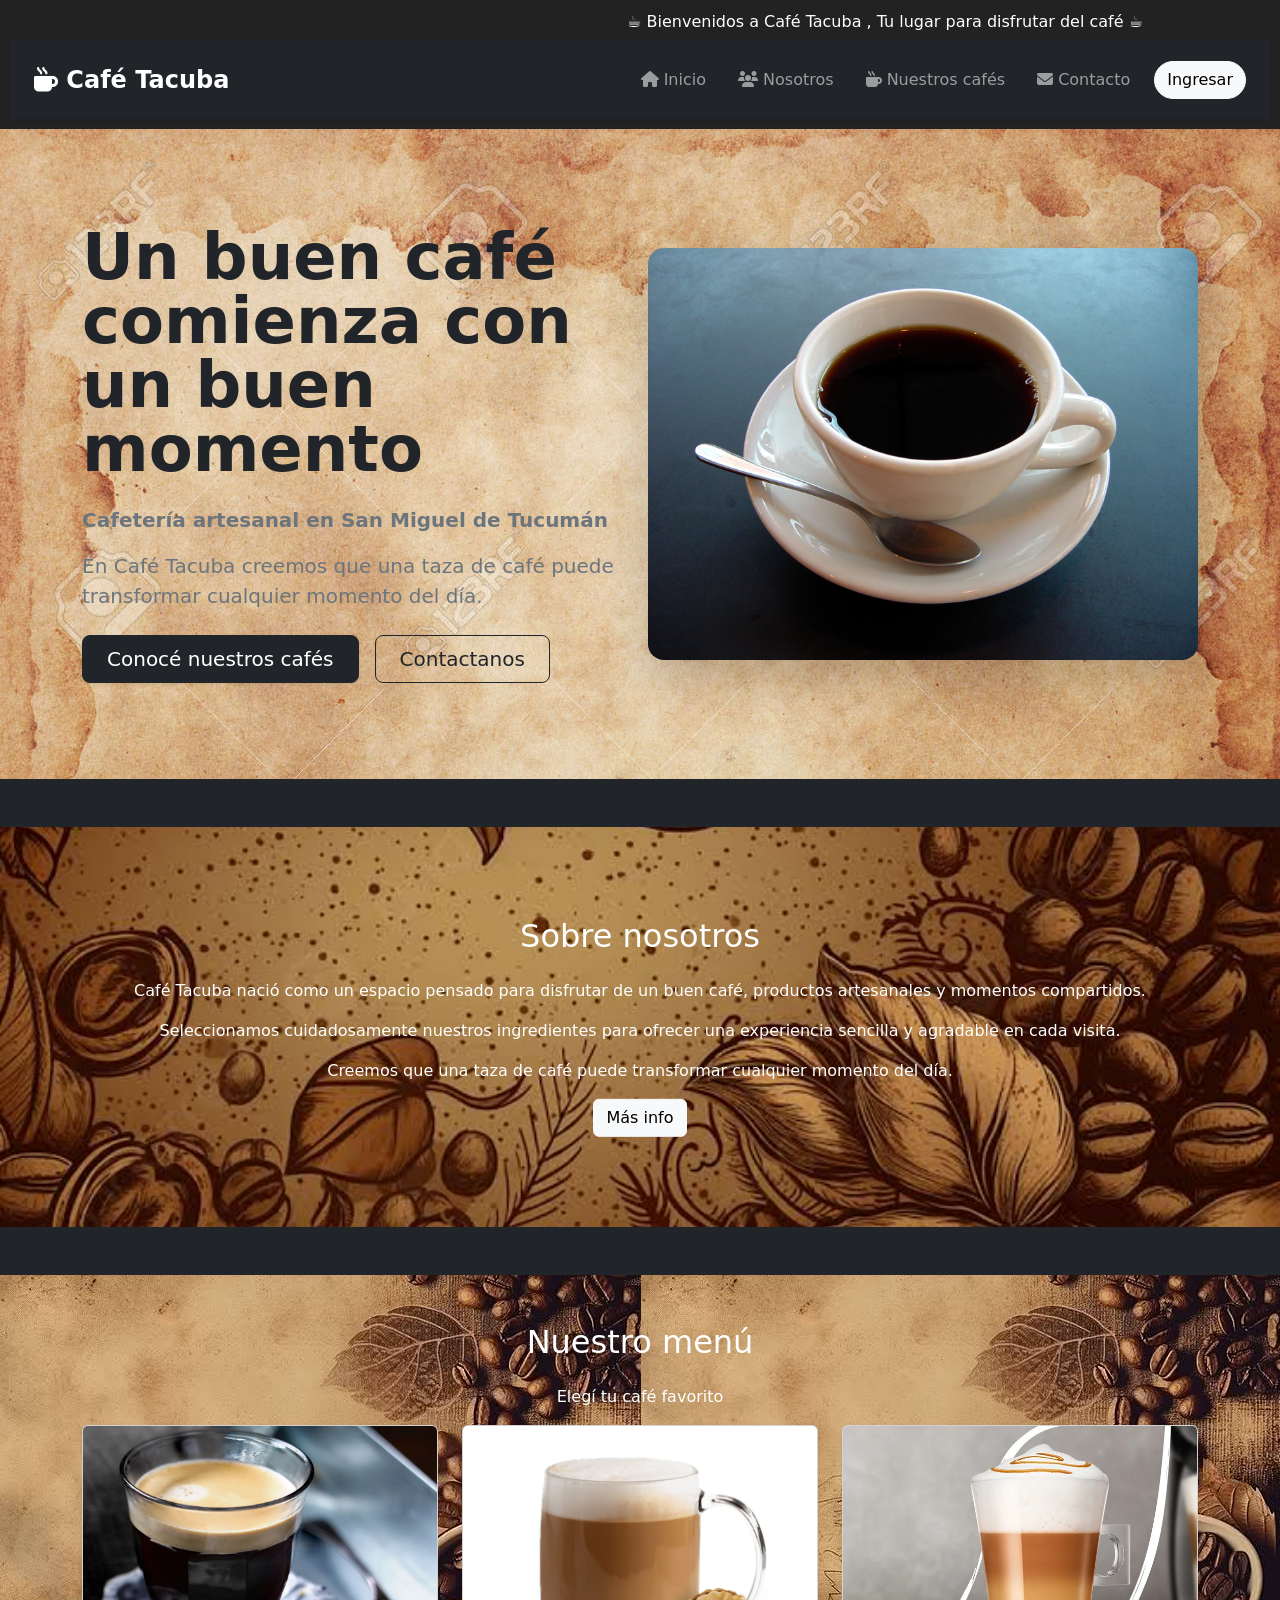
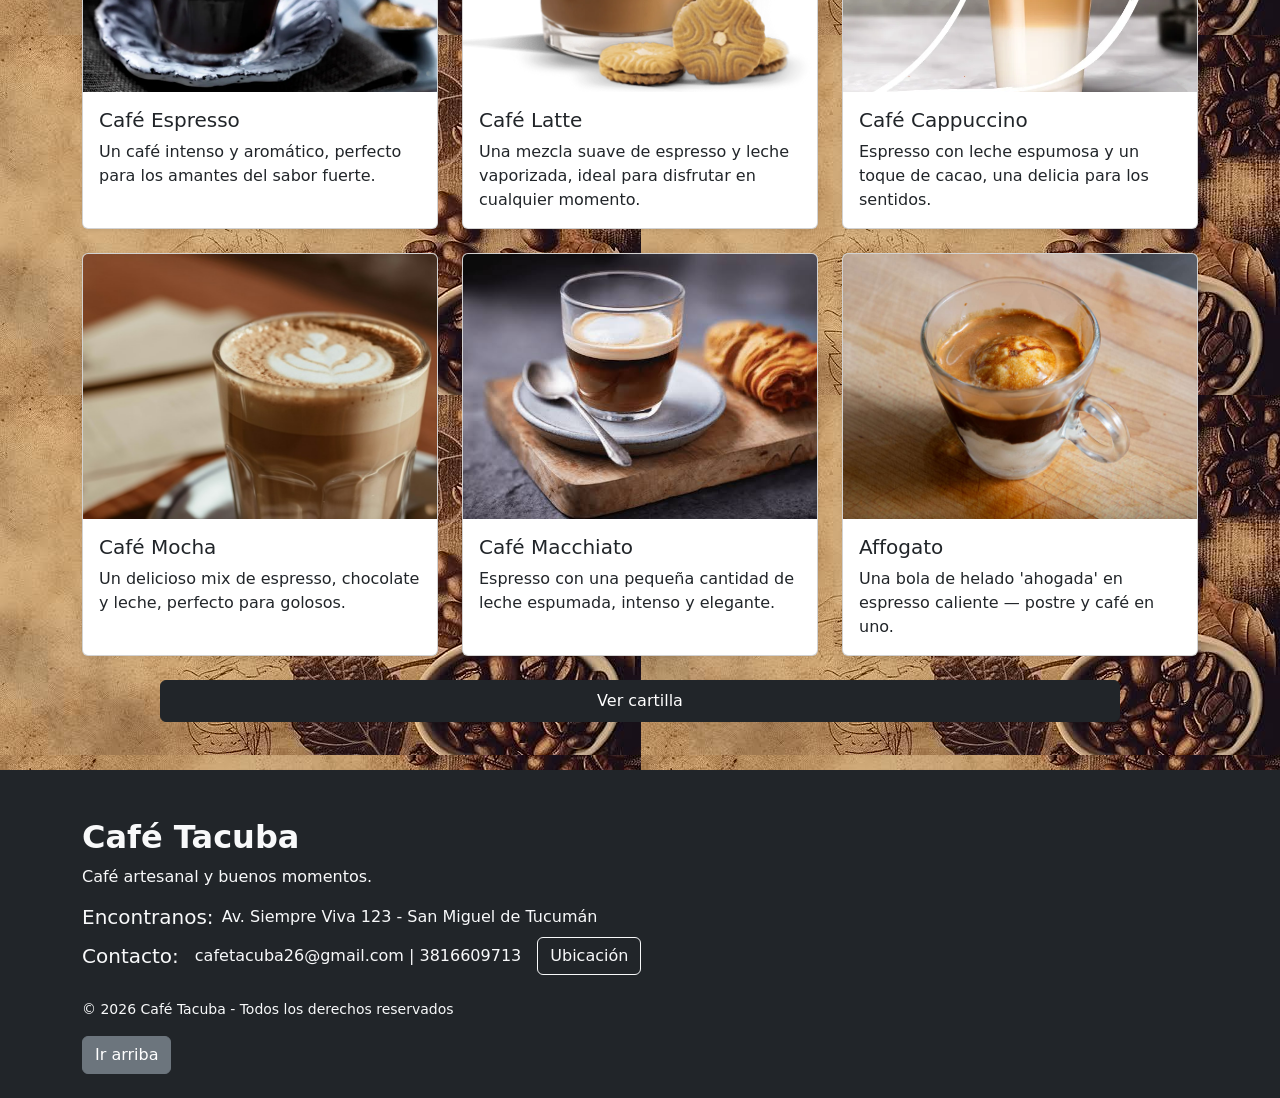
<file: index.html>
<!doctype html>
<html lang="es">
  <head>
    <meta charset="UTF-8" />
    <meta
      name="description"
      content="Café Tacuba, cafetería artesanal donde disfrutamos de buenos cafés y buenos momentos en San Miguel de Tucumán."
    />
    <meta name="viewport" content="width=device-width, initial-scale=1.0" />
    <link rel="icon" href="data:image/svg+xml,%3Csvg xmlns='http://www.w3.org/2000/svg' viewBox='0 0 100 100'%3E%3Ctext y='.9em' font-size='90'%3E☕%3C/text%3E%3C/svg%3E"/>
    <link href="https://cdn.jsdelivr.net/npm/bootstrap@5.3.2/dist/css/bootstrap.min.css" rel="stylesheet" />
    <link rel="stylesheet" href="https://cdnjs.cloudflare.com/ajax/libs/font-awesome/6.5.2/css/all.min.css" />
    <script src="https://cdn.jsdelivr.net/npm/bootstrap@5.3.2/dist/js/bootstrap.bundle.min.js" defer ></script>
    <script src="script.js" defer></script>
    <title>Café Tacuba | Cafetería artesanal</title>
  </head>

  <body class="bg-dark">
    <div style="background-color:#222; color:white; padding:10px;">
      <marquee behavior="alternate" direction="left" scrollamount="6">
        ☕ Bienvenidos a Café Tacuba , Tu lugar para disfrutar del café ☕
      </marquee>
      <header class="encabezado">
        <nav
          class="navbar navbar-expand-lg bg-dark navbar-dark shadow-sm sticky-top px-3 px-md-4"
        >
          <div class="container-fluid px-0 py-2">
            <a class="navbar-brand fw-bold fs-4 nombre-marca" href="#inicio">
              <i class="fa-solid fa-mug-hot"></i> Café Tacuba
          </a>
          <!-- boton desplega menu cuando la pantalla es de celular -->
          <button
            class="navbar-toggler boton-menu"
            type="button"
            data-bs-toggle="collapse"
            data-bs-target="#menuNavegacion"
            aria-controls="menuNavegacion"
            aria-expanded="false"
            aria-label="Abrir menú"
          >
            <span class="navbar-toggler-icon"></span>
          </button>
          <!-- navbar -->
          <div class="collapse navbar-collapse" id="menuNavegacion">
            <ul class="navbar-nav ms-auto align-items-lg-center gap-lg-3">
              <li class="nav-item">
                <a id="" class="nav-link enlace-navegacion" href="#inicio">
                  <i class="fa-solid fa-house"></i> Inicio
                </a>
              </li>
              <li class="nav-item">
                <a id="" class="nav-link enlace-navegacion" href="#nosotros">
                  <i class="fa-solid fa-users"></i> Nosotros
                </a>
              </li>
              <li class="nav-item">
                <a
                  id="navCafes"
                  class="nav-link enlace-navegacion"
                  href="#cafes"
                >
                  <i class="fa-solid fa-mug-hot"></i> Nuestros cafés
                </a>
              </li>
              <li class="nav-item">
                <a
                  id="navContacto"
                  class="nav-link enlace-navegacion"
                  href="#contacto"
                >
                  <i class="fa-solid fa-envelope"></i> Contacto
                </a>
              </li>
              <li class="nav-item dropdown">
                <button
                  class="btn btn-light rounded-pill dropdown-toggle"
                  id="loginBtn"
                  type="button"
                  data-bs-toggle="dropdown"
                  aria-expanded="false"
                >
                  Ingresar
                </button>
                <ul class="dropdown-menu dropdown-menu-end">
                  <li>
                    <button class="dropdown-item" id="btnCerrarSesion">
                      Cerrar sesión
                    </button>
                  </li>
                </ul>
              </li>
            </ul>
          </div>
        </div>
        </nav>
      </header>
    </div>

    <main>
      <section id="inicio" class="  bg-light seccion-inicio" style="background-image: url('img/bg-main.jpg')">
        <div class="container py-5">
          <div
            class="row align-items-center justify-content-center gx-3 gy-5 py-lg-5"
          >
            <!-- contenedor para hero -->
            <div class="col-lg-6 text-center text-lg-start inicio-texto">
              <h1 class="display-3 fw-bold lh-1 mb-4 titulo-principal">
                Un buen café comienza con un buen momento
              </h1>
              <p
                class="lead fw-semibold text-secondary mb-3 subtitulo-principal"
              >
                Cafetería artesanal en San Miguel de Tucumán
              </p>
              <p class="fs-5 text-secondary mb-4 descripcion-principal">
                En Café Tacuba creemos que una taza de café puede transformar
                cualquier momento del día.
              </p>
              <!-- botones en hero -->
              <div
                class="d-flex flex-column flex-sm-row gap-3 justify-content-center justify-content-lg-start botones-inicio"
              >
                <a
                  href="#cafes"
                  class="btn btn-dark btn-lg px-4 shadow-sm boton-principal"
                >
                  Conocé nuestros cafés
                </a>
                <a
                  href="#contacto"
                  class="btn btn-outline-dark btn-lg px-4 boton-secundario"
                >
                  Contactanos
                </a>
              </div>
            </div>

            <!-- imagen del hero -->
            <div class="col-lg-6 inicio-imagen">
              <div class="text-center">
                <img
                  src="img/cafe.JPG"
                  class="img-fluid rounded-4 shadow-lg imagen-cafe-principal"
                  alt="Taza de café artesanal de Café Tacuba"
                  width="600"
                  height="400"
                />
              </div>
            </div>
          </div>
        </div>
      </section>

      <!-- SECCIÓN NOSOTROS -->

      <section id="nosotros" class="position-relative my-5">
        <div id="carouselFondo" class="carousel slide" data-bs-ride="carousel">
          <div class="carousel-inner">
            <div class="carousel-item active">
              <img
                src="img/bg-nosotros1.jpg"
                class="d-block w-100"
                style="height: 400px; object-fit: cover"
                alt="Interior de Café Tacuba"
              />
            </div>
            <div class="carousel-item">
              <img
                src="img/bg-nosotros2.avif"
                class="d-block w-100"
                style="height: 400px; object-fit: cover"
                alt="Preparando café en Café Tacuba"
              />
            </div>
            <div class="carousel-item">
              <img
                src="img/bg-nosotros3"
                class="d-block w-100"
                style="height: 400px; object-fit: cover"
                alt="Ambiente de Café Tacuba"
              />
            </div>
          </div>
        </div>

        <div
          class="container position-absolute top-50 start-50 translate-middle text-white text-center"
        >
          <h2 class="mb-4">Sobre nosotros</h2>
          <p>
            Café Tacuba nació como un espacio pensado para disfrutar de un buen
            café, productos artesanales y momentos compartidos.
          </p>
          <p>
            Seleccionamos cuidadosamente nuestros ingredientes para ofrecer
            una experiencia sencilla y agradable en cada visita.
          </p>
          <p>
            Creemos que una taza de café puede transformar cualquier momento del
            día.
          </p>
          <button id="nosotrosBtn" class="btn btn-light">Más info</button>
        </div>
      </section>

    <section
      class="text-white py-5 my-4"
      style="background-image: url('img/bg-menu.jpg')"
      id="cafes"
    >
        <div class="container">
          <h2 class="text-center mb-4">Nuestro menú</h2>
          <p class="text-center">Elegí tu café favorito</p>
          <div class="row g-4" id="cardContenedor"></div>
        </div>
        <div class="text-center mt-4">
          <button
            class="btn btn-dark d-block mx-auto w-75 py-2"
            onclick="window.location.href = 'cartilla.html'"
          >
            Ver cartilla
          </button>
        </div>
      </section>
    </main>
    <!-- footer -->
    <footer id="contacto" class="bg-dark text-light py-4">
      <div class="container text-start">
        <h2 class="fw-bold">Café Tacuba</h2>
        <p>Café artesanal y buenos momentos.</p>

        <div class="d-flex flex-column flex-sm-row flex-sm-wrap align-items-start align-items-sm-center gap-2 mb-2">
          <h5 class="mb-0">Encontranos:</h5>
          <p class="mb-0">Av. Siempre Viva 123 - San Miguel de Tucumán</p>
        </div>

        <div class="d-flex flex-column flex-sm-row flex-sm-wrap align-items-start align-items-sm-center gap-2 gap-sm-3 mb-4">
          <h5 class="mb-0">Contacto:</h5>
          <p class="mb-0">cafetacuba26@gmail.com | 3816609713</p>
          <button id="btnUbicacion" class="btn btn-outline-light">
            <i class="bi bi-geo-alt-fill"></i> Ubicación
          </button>
        </div>

        <p class="small">© 2026 Café Tacuba - Todos los derechos reservados</p>
        <button id="btnArriba" class="btn btn-secondary">Ir arriba</button>
      </div>
    </footer>

    <!-- Modal -->
    <dive
      class="modal fade"
      id="modalInformacion"
      tabindex="-1"
      aria-labelledby="tituloModal"
      aria-hidden="true"
    >
      <div class="modal-dialog modal-dialog-centered">
        <div class="modal-content ventana-modal">
          <!-- encabezado -->
          <div class="modal-header">
            <h2 class="modal-title" id="tituloModal">Café Tacuba</h2>
            <!-- un boton para cerrar -->
            <button
              type="button"
              class="btn-close"
              data-bs-dismiss="modal"
              aria-label="Cerrar"
            ></button>
          </div>
          <!-- contenido -->
          <div
            class="modal-body text-center contenido-modal"
            id="contenidoModal"
          ></div>
        </div>
      </div>
    </div>
  </body>
</html>
</file>
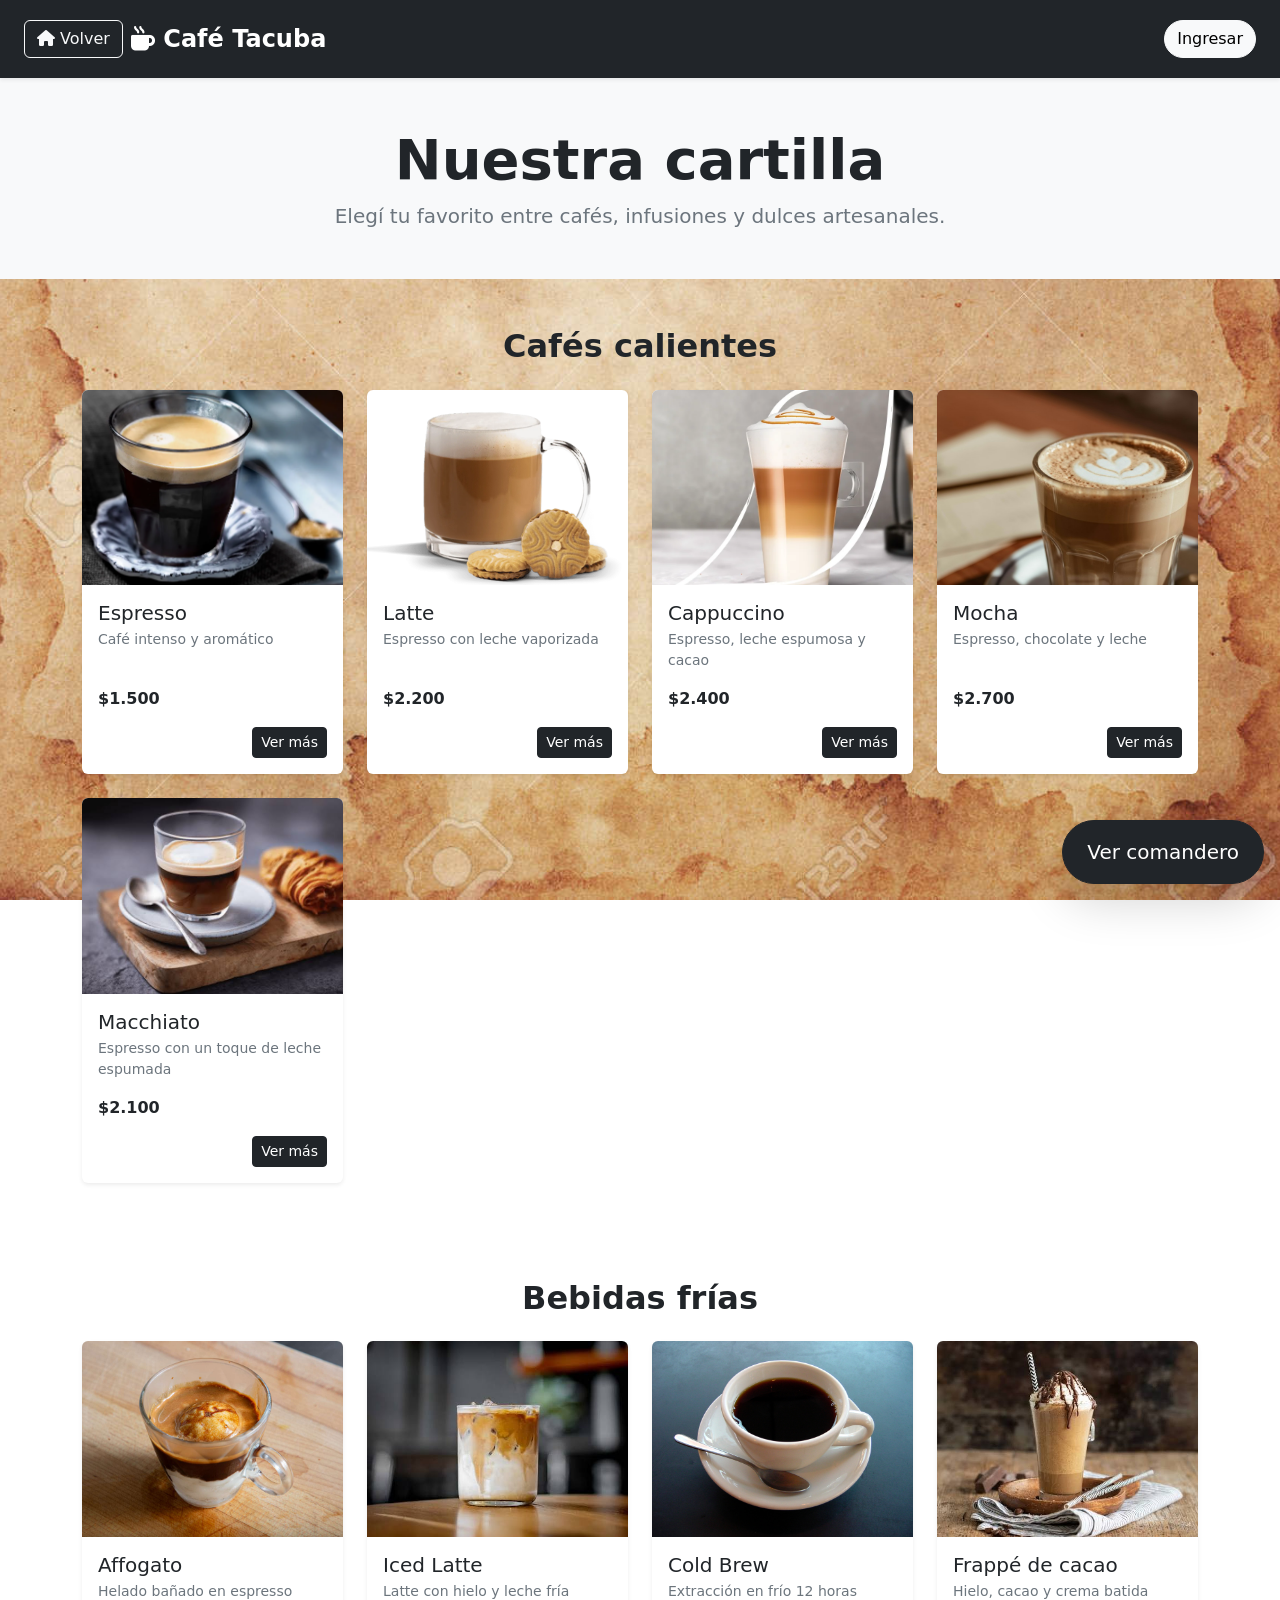
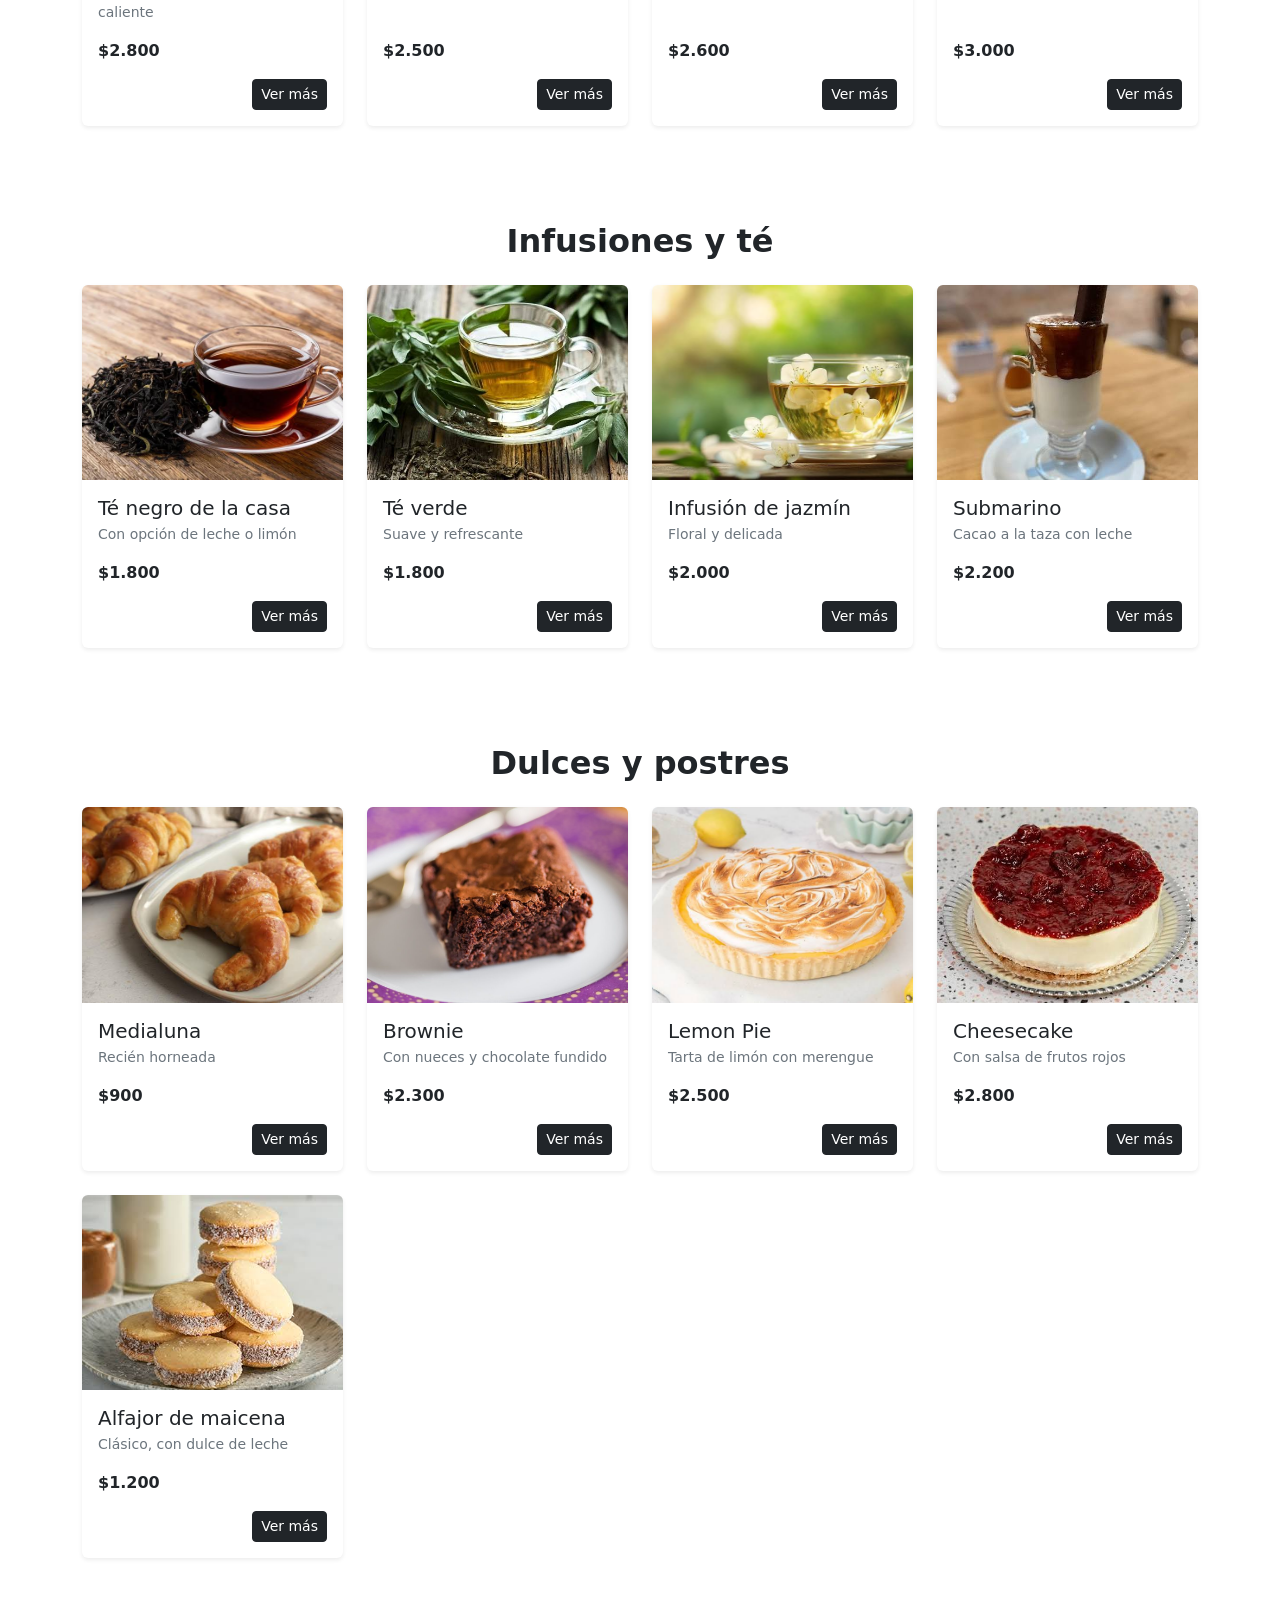
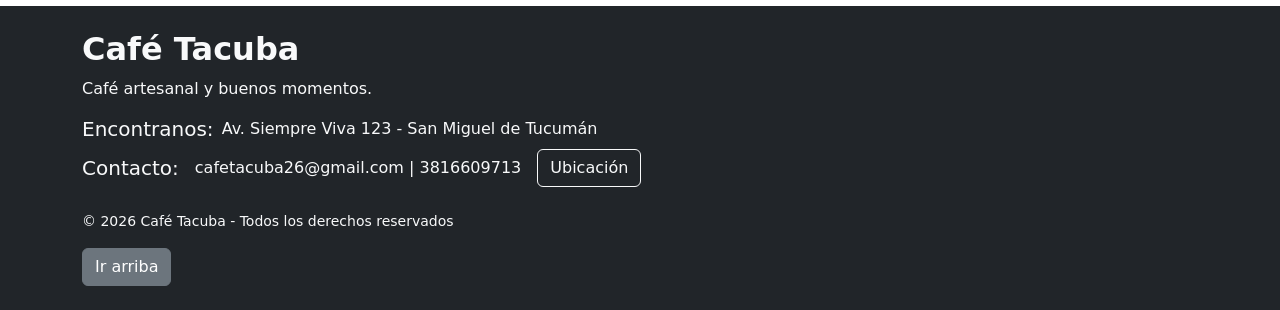
<file: cartilla.html>
<!doctype html>
<html lang="es">
  <head>
    <meta charset="UTF-8" />
    <meta
      name="description"
      content="Cartilla de Café Tacuba: cafés, infusiones, fríos y dulces artesanales en San Miguel de Tucumán."
    />
    <meta name="viewport" content="width=device-width, initial-scale=1.0" />
    <link
      rel="icon"
      href="data:image/svg+xml,%3Csvg xmlns='http://www.w3.org/2000/svg' viewBox='0 0 100 100'%3E%3Ctext y='.9em' font-size='90'%3E☕%3C/text%3E%3C/svg%3E"
    />
    <link
      href="https://cdn.jsdelivr.net/npm/bootstrap@5.3.2/dist/css/bootstrap.min.css"
      rel="stylesheet"
    />
    <link
      rel="stylesheet"
      href="https://cdnjs.cloudflare.com/ajax/libs/font-awesome/6.5.2/css/all.min.css"
    />
    <script
      src="https://cdn.jsdelivr.net/npm/bootstrap@5.3.2/dist/js/bootstrap.bundle.min.js"
      defer
    ></script>
    <link rel="stylesheet" href="styles.css" />
    <style>
      @media (max-width: 767.98px) {
        footer {
          padding-bottom: 96px;
        }
      }
    </style>
    <script src="cartilla.js" defer></script>
    <title>Café Tacuba | Cartilla</title>
  </head>
  <body>
    <header>
      <nav class="navbar bg-dark navbar-dark shadow-sm sticky-top px-3 px-md-4">
        <div class="px-0 py-2 d-flex align-items-center">
          <button
            class="btn btn-outline-light me-2"
            onclick="window.location.href = 'index.html'"
          >
            <i class="fa-solid fa-house"></i> Volver
          </button>
          <a class="navbar-brand fw-bold fs-4 nombre-marca mb-0" href="#inicio">
            <i class="fa-solid fa-mug-hot"></i> Café Tacuba
          </a>
        </div>
        <div class="dropdown">
          <button
            class="btn btn-light rounded-pill dropdown-toggle"
            id="loginBtn"
            type="button"
            data-bs-toggle="dropdown"
            aria-expanded="false"
          >
            Ingresar
          </button>
          <ul class="dropdown-menu">
            <li>
              <button class="dropdown-item" id="btnCerrarSesion">
                Cerrar sesión
              </button>
            </li>
          </ul>
        </div>
      </nav>
    </header>
    <main
      style="
        background-image: url(&quot;img/bg-main.jpg&quot;);
        background-size: cover;
        background-position: center;
        background-attachment: fixed;
      "
    >
      <section class="bg-light py-5 text-center">
        <div class="container">
          <h1 class="display-4 fw-bold">Nuestra cartilla</h1>
          <p class="lead text-secondary mb-0">
            Elegí tu favorito entre cafés, infusiones y dulces artesanales.
          </p>
        </div>
      </section>
      <div id="contenedorCartilla"></div>
    </main>
    <footer id="contacto" class="bg-dark text-light py-4">
      <div class="container text-start">
        <h2 class="fw-bold">Café Tacuba</h2>
        <p>Café artesanal y buenos momentos.</p>
        <div
          class="d-flex flex-column flex-sm-row flex-sm-wrap align-items-start align-items-sm-center gap-2 mb-2"
        >
          <h5 class="mb-0">Encontranos:</h5>
          <p class="mb-0">Av. Siempre Viva 123 - San Miguel de Tucumán</p>
        </div>
        <div
          class="d-flex flex-column flex-sm-row flex-sm-wrap align-items-start align-items-sm-center gap-2 gap-sm-3 mb-4"
        >
          <h5 class="mb-0">Contacto:</h5>
          <p class="mb-0">cafetacuba26@gmail.com | 3816609713</p>
          <button id="btnUbicacion" class="btn btn-outline-light">
            <i class="bi bi-geo-alt-fill"></i> Ubicación
          </button>
        </div>
        <p class="small">© 2026 Café Tacuba - Todos los derechos reservados</p>
        <button id="btnArriba" class="btn btn-secondary">Ir arriba</button>
      </div>
    </footer>
    <div class="">
      <button
        href="comandero.html"
        class="btn btn-dark rounded-pill shadow-lg position-fixed bottom-0 end-0 m-3 fs-5 px-4 py-3"
        id="comanderoBtn"
      >
        Ver comandero
        <span
          class="badge rounded-pill text-bg-light ms-1"
          id="comanderoContador"
        ></span>
      </button>
    </div>
    <div
      class="modal fade"
      id="modal"
      tabindex="-1"
      aria-labelledby="tituloModal"
      aria-hidden="true"
    >
      <div class="modal-dialog modal-dialog-centered">
        <div class="modal-content ventana-modal">
          <div class="modal-header">
            <h2 class="modal-title" id="tituloModal">Café Tacuba</h2>
            <button
              type="button"
              class="btn-close"
              data-bs-dismiss="modal"
              aria-label="Cerrar"
            ></button>
          </div>
          <div
            class="modal-body text-center contenido-modal"
            id="contenidoModal"
          ></div>
          <div
            class="modal-footer d-flex align-items-center justify-content-between"
          >
            <div class="text-start">
              <span class="text-secondary">Total:</span>
              <span class="fw-bold fs-5 ms-1" id="totalComandero">$0</span>
            </div>
            <button
              type="button"
              class="btn btn-dark rounded-pill px-4"
              id="btnHacerPedido"
            >
              Hacer pedido
            </button>
          </div>
        </div>
      </div>
    </div>
  </body>
</html>
</file>
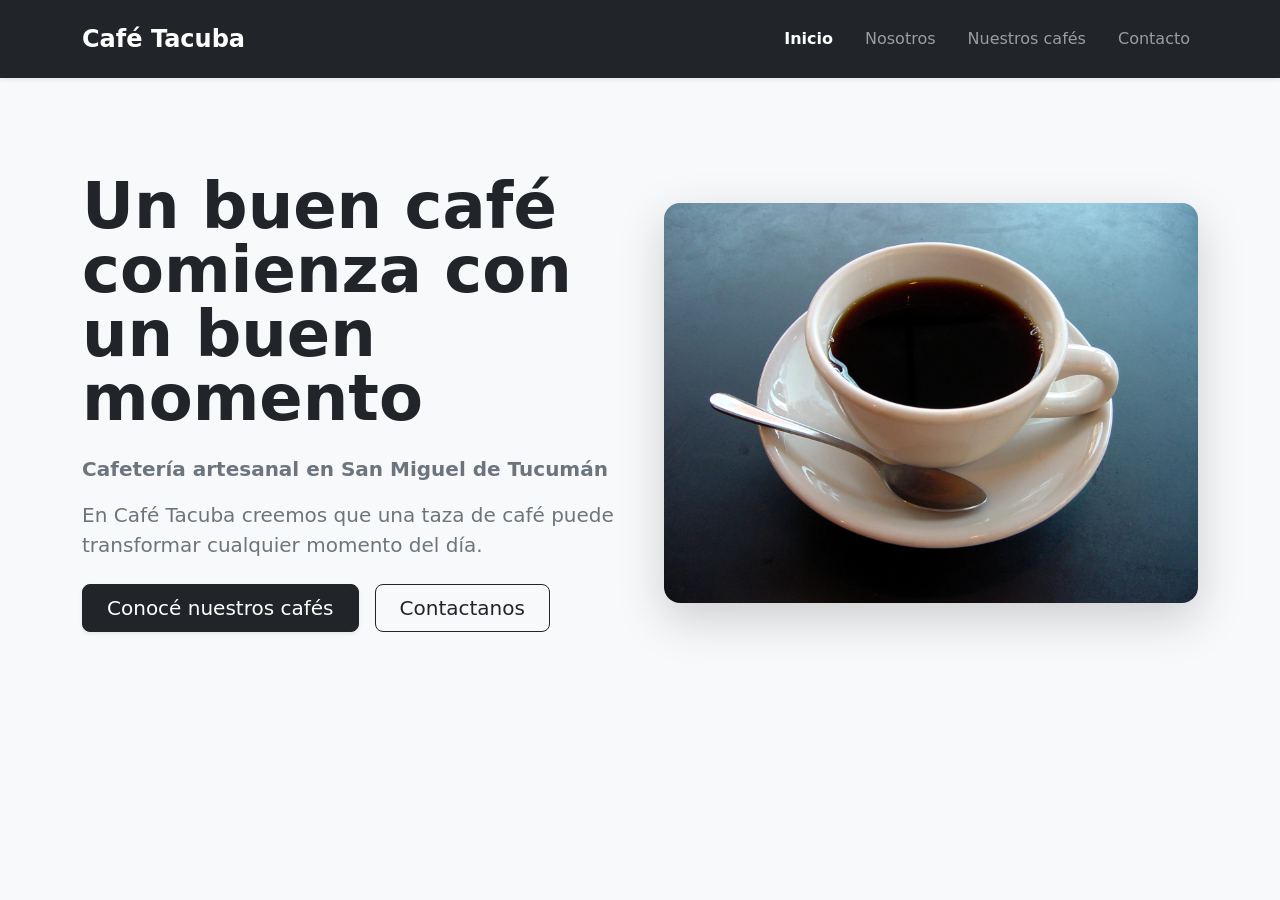
<file: indexboostrap.html>
<!doctype html>
<html lang="es">

<head>
  <meta charset="UTF-8" />

  <meta name="description"
    content="Café Tacuba, cafetería artesanal donde disfrutamos de buenos cafés y buenos momentos en San Miguel de Tucumán." />

  <meta name="viewport" content="width=device-width, initial-scale=1.0" />

  <!-- Bootstrap -->
  <link href="https://cdn.jsdelivr.net/npm/bootstrap@5.3.2/dist/css/bootstrap.min.css" rel="stylesheet">

  <script src="https://cdn.jsdelivr.net/npm/bootstrap@5.3.2/dist/js/bootstrap.bundle.min.js" defer></script>

  <title>Café Tacuba | Cafetería artesanal</title>
</head>

<body class="bg-body-tertiary">

  <!-- HEADER -->
  <nav class="navbar navbar-expand-lg bg-dark navbar-dark shadow-sm sticky-top">
    <div class="container py-2">

      <a class="navbar-brand fw-bold fs-4" href="#inicio">
          Café Tacuba
      </a>

      <button class="navbar-toggler" type="button" data-bs-toggle="collapse" data-bs-target="#menu"
        aria-controls="menu" aria-expanded="false" aria-label="Abrir menú">
        <span class="navbar-toggler-icon"></span>
      </button>

      <div class="collapse navbar-collapse" id="menu">

        <ul class="navbar-nav ms-auto align-items-lg-center gap-lg-3">

          <li class="nav-item">
            <a class="nav-link active fw-semibold" href="#inicio">
              Inicio
            </a>
          </li>

          <li class="nav-item">
            <a class="nav-link" href="#nosotros">
              Nosotros
            </a>
          </li>

          <li class="nav-item">
            <a class="nav-link" href="#cafes">
              Nuestros cafés
            </a>
          </li>

          <li class="nav-item">
            <a class="nav-link" href="#contacto">
              Contacto
            </a>
          </li>

        </ul>

      </div>
    </div>
  </nav>


  <!-- HERO -->
  <section id="inicio" class="bg-light">

    <div class="container py-5 py-lg-6">

      <div class="row align-items-center justify-content-center g-5 py-lg-5">

        <!-- TEXTO -->
        <div class="col-lg-6 text-center text-lg-start">

          <h1 class="display-3 fw-bold lh-1 mb-4">
            Un buen café comienza con un buen momento
          </h1>

          <p class="lead fw-semibold text-secondary mb-3">
            Cafetería artesanal en San Miguel de Tucumán
          </p>

          <p class="fs-5 text-secondary mb-4">
            En Café Tacuba creemos que una taza de café puede
            transformar cualquier momento del día.
          </p>

          <div class="d-flex flex-column flex-sm-row gap-3 justify-content-center justify-content-lg-start">

            <a href="#cafes" class="btn btn-dark btn-lg px-4 shadow-sm">
              Conocé nuestros cafés
            </a>

            <a href="#contacto" class="btn btn-outline-dark btn-lg px-4">
              Contactanos
            </a>

          </div>

        </div>


        <!-- IMAGEN -->
        <div class="col-lg-6">

          <div class="text-center">

            <img src="img/cafe.JPG"
              class="img-fluid rounded-4 shadow-lg"
              alt="Taza de café artesanal de Café Tacuba"
              width="600"
              height="400">

          </div>

        </div>

      </div>

    </div>

  </section>


</body>

</html>
</file>
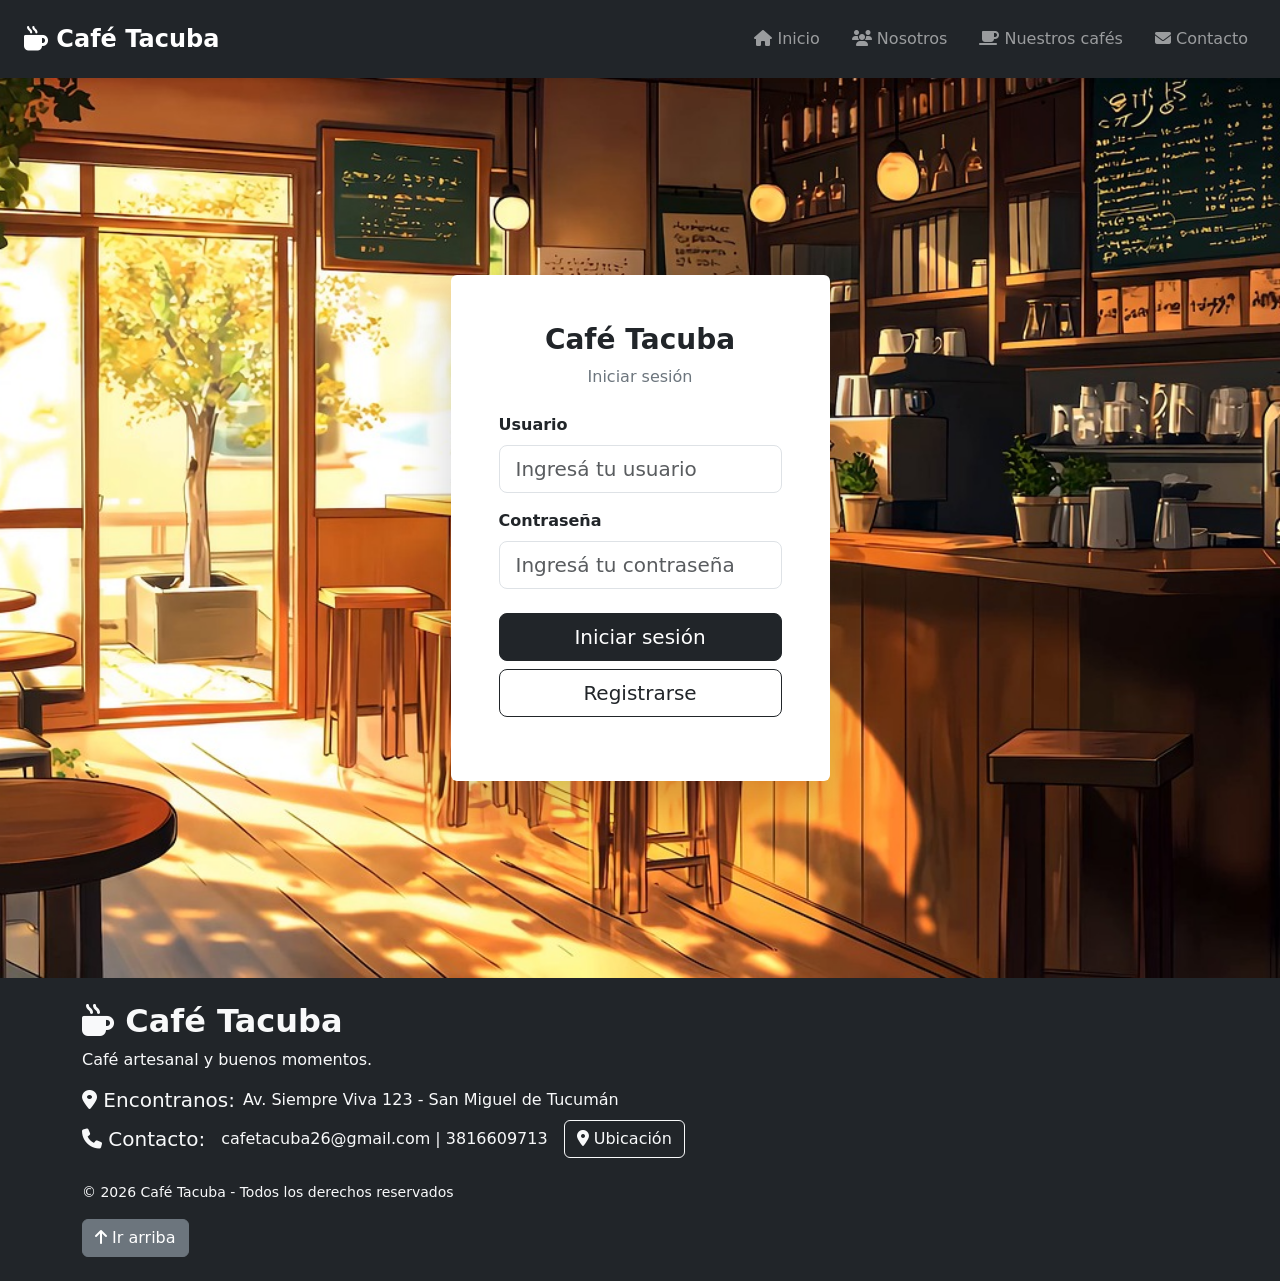
<file: login.html>
<!doctype html>
<html lang="es">
  <head>
    <meta charset="UTF-8" />
    <meta
      name="Ingreso Usuarios"
      content="Café Tacuba, cafetería artesanal donde disfrutamos de buenos cafés y buenos momentos en San Miguel de Tucumán."
    />
    <meta name="viewport" content="width=device-width, initial-scale=1.0" />
    <link
      rel="icon"
      href="data:image/svg+xml,%3Csvg xmlns='http://www.w3.org/2000/svg' viewBox='0 0 100 100'%3E%3Ctext y='.9em' font-size='90'%3E☕%3C/text%3E%3C/svg%3E"
    />
    <link
      href="https://cdn.jsdelivr.net/npm/bootstrap@5.3.2/dist/css/bootstrap.min.css"
      rel="stylesheet"
    />
    <link
      rel="stylesheet"
      href="https://cdnjs.cloudflare.com/ajax/libs/font-awesome/6.5.2/css/all.min.css"
    />
    <script
      src="https://cdn.jsdelivr.net/npm/bootstrap@5.3.2/dist/js/bootstrap.bundle.min.js"
      defer
    ></script>
    <script src="login.js" defer></script>
    <title>Café Tacuba | Ingreso Usuarios</title>
  </head>
  <body>
    <header class="encabezado">
      <nav
        class="navbar navbar-expand-lg bg-dark navbar-dark shadow-sm sticky-top px-3 px-md-4"
      >
        <div class="container-fluid px-0 py-2">
          <a
            class="navbar-brand fw-bold fs-4 nombre-marca"
            href="/cafe-tacuba/index.html"
          >
            <i class="fa-solid fa-mug-hot"></i> Café Tacuba
          </a>
          <!-- boton desplega menu cuando la pantalla es de celular -->
          <button
            class="navbar-toggler boton-menu"
            type="button"
            data-bs-toggle="collapse"
            data-bs-target="#menuNavegacion"
            aria-controls="menuNavegacion"
            aria-expanded="false"
            aria-label="Abrir menú"
          >
            <span class="navbar-toggler-icon"></span>
          </button>
          <!-- navbar -->
          <div class="collapse navbar-collapse" id="menuNavegacion">
            <ul class="navbar-nav ms-auto align-items-lg-center gap-lg-3">
              <li class="nav-item">
                <a
                  id="navInicio"
                  class="nav-link enlace-navegacion"
                  href="index.html"
                >
                  <i class="fa-solid fa-house"></i> Inicio
                </a>
              </li>
              <li class="nav-item">
                <a
                  id="navNosotros"
                  class="nav-link enlace-navegacion"
                  href="index.html#nosotros"
                >
                  <i class="fa-solid fa-users"></i> Nosotros
                </a>
              </li>
              <li class="nav-item">
                <a
                  id="navCafes"
                  class="nav-link enlace-navegacion"
                  href="index.html#cafes"
                >
                  <i class="fa-solid fa-mug-saucer"></i> Nuestros cafés
                </a>
              </li>
              <li class="nav-item">
                <a
                  id="navContacto"
                  class="nav-link enlace-navegacion"
                  href="#contacto"
                >
                  <i class="fa-solid fa-envelope"></i> Contacto
                </a>
              </li>
            </ul>
          </div>
        </div>
      </nav>
    </header>
    <main
      class="min-vh-100 d-flex justify-content-center align-items-center"
      style="
        background-image: url(&quot;img/login2.jpg&quot;);
        background-size: cover;
        background-position: center;
      "
    >
      <div id="formularioLogin"></div>
    </main>
    <!-- footer -->
    <footer id="contacto" class="bg-dark text-light py-4">
      <div class="container text-start">
        <h2 class="fw-bold"><i class="fa-solid fa-mug-hot"></i> Café Tacuba</h2>
        <p>Café artesanal y buenos momentos.</p>
        <div
          class="d-flex flex-column flex-sm-row flex-sm-wrap align-items-start align-items-sm-center gap-2 mb-2"
        >
          <h5 class="mb-0">
            <i class="fa-solid fa-location-dot"></i> Encontranos:
          </h5>
          <p class="mb-0">Av. Siempre Viva 123 - San Miguel de Tucumán</p>
        </div>
        <div
          class="d-flex flex-column flex-sm-row flex-sm-wrap align-items-start align-items-sm-center gap-2 gap-sm-3 mb-4"
        >
          <h5 class="mb-0"><i class="fa-solid fa-phone"></i> Contacto:</h5>
          <p class="mb-0">cafetacuba26@gmail.com | 3816609713</p>
          <button id="btnUbicacion" class="btn btn-outline-light">
            <i class="fa-solid fa-location-dot"></i> Ubicación
          </button>
        </div>
        <p class="small">© 2026 Café Tacuba - Todos los derechos reservados</p>
        <button id="btnArriba" class="btn btn-secondary">
          <i class="fa-solid fa-arrow-up"></i> Ir arriba
        </button>
      </div>
    </footer>
  </body>
</html>
</file>
<file: styles.css>
/* :root {
    --color-fondo: #f8f3ee;
    --color-blanco: #fffdfb;
    --color-marron: #4b2e25;
    --color-marron-claro: #7a4d3d;
    --color-texto: #2d221e;
    --color-texto-claro: #6c5a52;
    --color-borde: #d9c9b8;
}

* {
    margin: 0;
    padding: 0;
    box-sizing: border-box;
}

body {
    font-family: Arial, Helvetica, sans-serif;
    background-color: var(--color-fondo);
    color: var(--color-texto);
}

.header {
  display: flex;
  justify-content: space-between;
  align-items: center;
  flex-wrap: wrap;
  gap: 12px;
  background-color: #f6e7b5;
  border: 2px solid #e5cc83;
  border-radius: 18px;
  padding: 25px 28px;
  margin: 18px 24px;
  box-shadow: 0 5px 15px rgba(92, 70, 35, 0.2);
  position: relative;
}

/* NOMBRE DE LA CAFETERÍA

.header p {
  font-size: 32px;
  font-weight: bold;
  color: #5c4033;
  margin: 0;
  text-align: center;
  text-shadow: 2px 2px 4px rgba(92, 64, 51, 0.3);
  position: static;
  transform: none;
}

/* NAVEGACIÓN */
/* 
.nav {
  display: flex;

  flex-wrap: wrap;

  gap: 16px;

  margin-left: auto;
}

.nav a {
  font-size: 17px;

  color: #6b5142;

  padding: 8px 12px;

  border-radius: 12px;

  text-shadow: 1px 1px 3px rgba(92, 64, 51, 0.25);
}

.nav a:hover {
  color: #4b3529;

  background-color: #edd99c;

  font-weight: bold;
}

/* HERO */
/* 
.hero {
  display: flex;

  justify-content: center;

  align-items: center;

  background-color: #fffaf0;

  border: 2px solid #eadfc8;

  border-radius: 20px;

  padding: 40px 32px;

  margin: 24px;

  box-shadow: 0 7px 18px rgba(92, 70, 35, 0.15);
}

/* DIV PRINCIPAL CENTRADO 

#hero-centro {
  width: 100%;

  display: flex;

  flex-direction: column;

  align-items: center;

  text-align: center;

  padding: 35px;

  border-radius: 20px;

  background-color: #fffdf7;

  border: 1px solid #eadfc8;

  box-shadow:
    0 8px 20px rgba(92, 70, 35, 0.18),
    0 2px 5px rgba(92, 70, 35, 0.1);
}

/* TITULO 

#hero-centro h1 {
  font-size: 34px;

  margin-bottom: 14px;

  color: #5c4033;

  text-shadow: 2px 2px 3px rgba(92, 64, 51, 0.25);
}

/* TEXTOS 

#hero-centro p {
  font-size: 18px;

  color: #75604f;

  margin-bottom: 12px;

  text-shadow: 1px 1px 2px rgba(92, 64, 51, 0.2);
}

/* BOTÓN 

#hero-centro a {
  display: inline-block;

  background-color: #c9a66b;

  color: #fff;

  border-radius: 20px;

  padding: 10px 18px;

  margin-top: 8px;

  text-decoration: none;

  text-shadow: 1px 1px 3px rgba(0, 0, 0, 0.35);

  box-shadow: 0 4px 8px rgba(92, 70, 35, 0.25);
}

/* EFECTO AL PASAR EL MOUSE 

#hero-centro a:hover {
  background-color: #a98650;

  box-shadow: 0 6px 12px rgba(92, 70, 35, 0.3);
}

/* IMAGEN 

#hero-centro img {
  width: 300px;

  height: 225px;

  object-fit: cover;

  margin-top: 20px;

  border-radius: 16px;

  box-shadow:
    0 8px 18px rgba(92, 70, 35, 0.25),
    0 2px 5px rgba(92, 70, 35, 0.15);
}

/* SOBRE NOSOTROS 

#nosotros {
  background-color: var(--color-blanco);
  border: 2px solid var(--color-borde);
  border-radius: 20px;
  padding: 30px 26px;
  text-align: center;
  margin-top: 20px;
  margin-bottom: 50px;
}

#nosotros h2 {
  font-size: 28px;
  margin-bottom: 12px;
}

#nosotros p {
  font-size: 18px;
  color: var(--color-texto-claro);
  margin-bottom: 10px;
}

.menu {
  text-align: center;
}

.menu h2 {
  font-size: 28px;
  margin-bottom: 6px;
}

.menu > p {
  font-size: 17px;
  color: var(--color-texto-claro);
  margin-bottom: 12px;
}

.menu-tarjetas {
  display: flex;
  flex-wrap: wrap;
  justify-content: center;
  gap: 20px;
  margin-top: 20px;
}

.producto {
  width: 280px;
  background-color: var(--color-blanco);
  border: 2px solid var(--color-borde);
  border-radius: 16px;
  overflow: hidden;
  box-shadow: 0 4px 12px rgba(22, 15, 1, 0.768);
}

.producto img {
  height: 200px;
}

.producto h3 {
  font-size: 22px;
  margin: 14px 14px 6px;
}

.producto p {
  font-size: 16px;
  color: var(--color-texto-claro);
  margin: 0 14px 14px;
}

.producto .precio {
  font-size: 18px;
  font-weight: bold;
  color: var(--color-marron-claro);
}

#contacto {
  background-color: #2a1d18;
  color: #f3e8df;
  padding: 30px 26px;
  margin-top: 50px;
}

#contacto h2,
#contacto h3 {
  color: #fff;
}

#contacto h2 {
  font-size: 26px;
  margin-bottom: 8px;
}

#contacto h3 {
  font-size: 20px;
  margin: 18px 0 8px;
}

#contacto p {
  font-size: 16px;
}

#contacto .copyright {
  margin-top: 22px;
  border-top: 2px solid var(--color-marron);
  padding-top: 14px;
}

@media (max-width: 768px) {
  .hero,
  .especialidad article {
    flex-direction: column;
  }

  .hero img,
  .especialidad img {
    width: 100%;
  }
}

@media (max-width: 480px) {
  .header {
    flex-direction: column;
    justify-content: center;
    align-items: center;
    text-align: center;
    padding: 18px 16px;
  }

  .nav {
    width: 100%;
    justify-content: center;
    margin-left: 0;
  }

  .nav a {
    flex: 1 1 100%;
    text-align: center;
  }

  .producto {
    width: 100%;
  }
}  */

.card {
  transition:
    transform 0.2s ease,
    box-shadow 0.2s ease;
}
.card:hover {
  transform: translateY(-4px) scale(1.02);
  box-shadow: 0 0.5rem 1rem rgba(0, 0, 0, 0.15);
  cursor: pointer;
}
</file>
